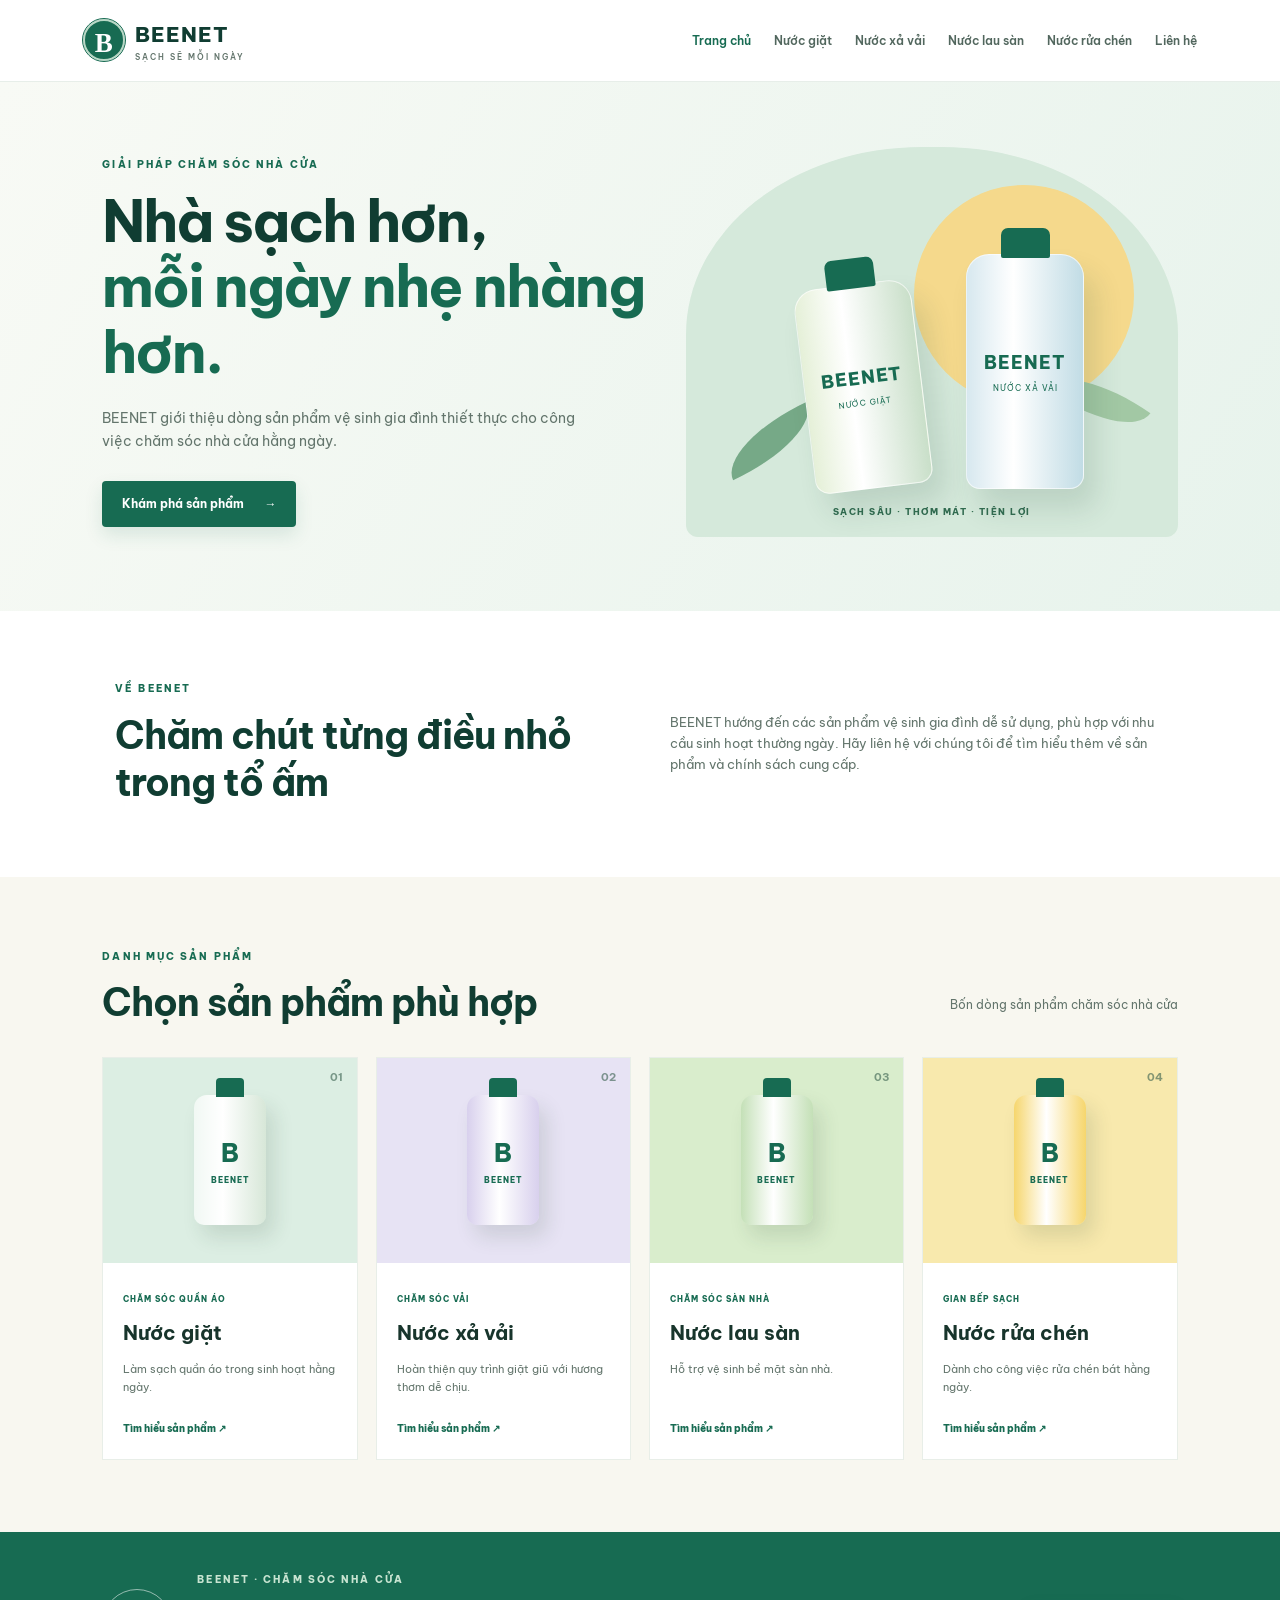
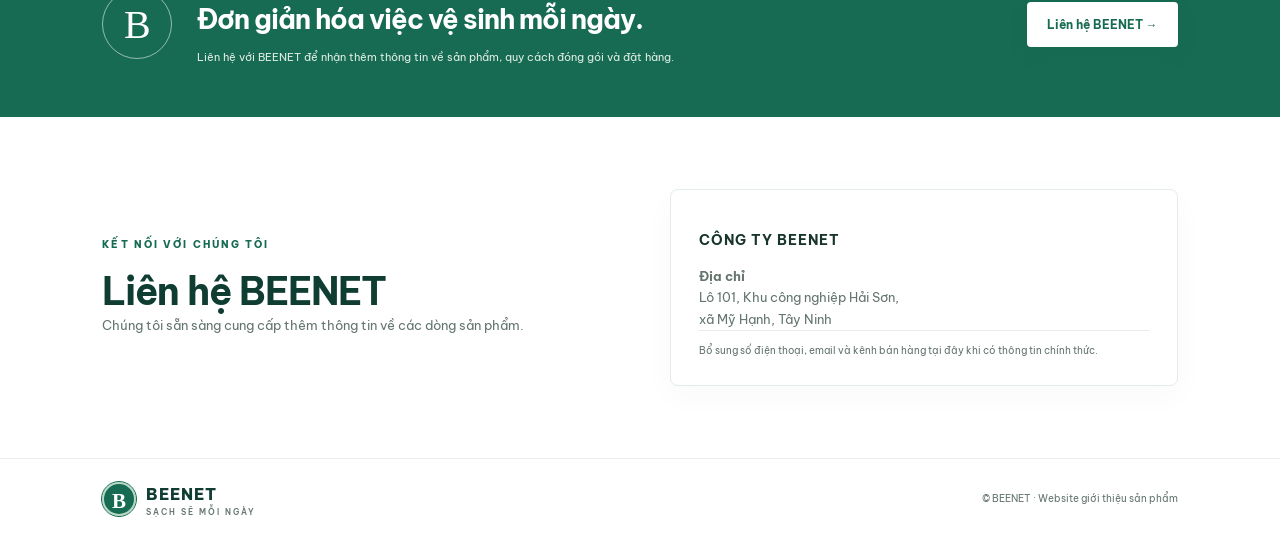
<file: index.html>
<!doctype html>
<html lang="vi">
<head>
<meta charset="utf-8"><meta name="viewport" content="width=device-width, initial-scale=1">
<title>BEENET | Giải pháp vệ sinh gia đình</title>
<link rel="stylesheet" href="style.css">
</head>
<body>
<header class="site-header">
  <a class="brand" href="index.html"><span class="logo">B</span><span>BEENET<small>SẠCH SẼ MỖI NGÀY</small></span></a>
  <button class="menu-toggle" aria-label="Mở menu" onclick="document.querySelector('.nav').classList.toggle('open')">☰</button>
  <nav class="nav"><a class="active" href="index.html">Trang chủ</a><a href="nuoc-giat.html">Nước giặt</a><a href="nuoc-xa-vai.html">Nước xả vải</a><a href="nuoc-lau-san.html">Nước lau sàn</a><a href="nuoc-rua-chen.html">Nước rửa chén</a><a href="#lien-he">Liên hệ</a></nav>
</header>
<main>
<section class="hero">
  <div class="hero-copy"><p class="eyebrow">GIẢI PHÁP CHĂM SÓC NHÀ CỬA</p><h1>Nhà sạch hơn,<br><em>mỗi ngày nhẹ nhàng hơn.</em></h1><p>BEENET giới thiệu dòng sản phẩm vệ sinh gia đình thiết thực cho công việc chăm sóc nhà cửa hằng ngày.</p><a class="button" href="#san-pham">Khám phá sản phẩm <span>→</span></a></div>
  <div class="hero-art"><div class="sun"></div><div class="bottle bottle-one"><span>BEENET</span><small>NƯỚC GIẶT</small></div><div class="bottle bottle-two"><span>BEENET</span><small>NƯỚC XẢ VẢI</small></div><div class="leaf leaf-one"></div><div class="leaf leaf-two"></div><div class="art-caption">SẠCH SÂU · THƠM MÁT · TIỆN LỢI</div></div>
</section>
<section class="intro"><div><p class="eyebrow">VỀ BEENET</p><h2>Chăm chút từng điều nhỏ trong tổ ấm</h2></div><p>BEENET hướng đến các sản phẩm vệ sinh gia đình dễ sử dụng, phù hợp với nhu cầu sinh hoạt thường ngày. Hãy liên hệ với chúng tôi để tìm hiểu thêm về sản phẩm và chính sách cung cấp.</p></section>
<section class="products section" id="san-pham"><div class="section-heading"><div><p class="eyebrow">DANH MỤC SẢN PHẨM</p><h2>Chọn sản phẩm phù hợp</h2></div><p>Bốn dòng sản phẩm chăm sóc nhà cửa</p></div>
<div class="product-grid">
<a class="product-card" href="nuoc-giat.html"><div class="product-visual laundry"><span class="product-bottle">B<span>BEENET</span></span><b>01</b></div><div class="product-info"><span class="tag">CHĂM SÓC QUẦN ÁO</span><h3>Nước giặt</h3><p>Làm sạch quần áo trong sinh hoạt hằng ngày.</p><span class="learn">Tìm hiểu sản phẩm ↗</span></div></a>
<a class="product-card" href="nuoc-xa-vai.html"><div class="product-visual softener"><span class="product-bottle">B<span>BEENET</span></span><b>02</b></div><div class="product-info"><span class="tag">CHĂM SÓC VẢI</span><h3>Nước xả vải</h3><p>Hoàn thiện quy trình giặt giũ với hương thơm dễ chịu.</p><span class="learn">Tìm hiểu sản phẩm ↗</span></div></a>
<a class="product-card" href="nuoc-lau-san.html"><div class="product-visual floor"><span class="product-bottle">B<span>BEENET</span></span><b>03</b></div><div class="product-info"><span class="tag">CHĂM SÓC SÀN NHÀ</span><h3>Nước lau sàn</h3><p>Hỗ trợ vệ sinh bề mặt sàn nhà.</p><span class="learn">Tìm hiểu sản phẩm ↗</span></div></a>
<a class="product-card" href="nuoc-rua-chen.html"><div class="product-visual dish"><span class="product-bottle">B<span>BEENET</span></span><b>04</b></div><div class="product-info"><span class="tag">GIAN BẾP SẠCH</span><h3>Nước rửa chén</h3><p>Dành cho công việc rửa chén bát hằng ngày.</p><span class="learn">Tìm hiểu sản phẩm ↗</span></div></a>
</div></section>
<section class="promise"><div class="promise-mark">B</div><div><p class="eyebrow">BEENET · CHĂM SÓC NHÀ CỬA</p><h2>Đơn giản hóa việc vệ sinh mỗi ngày.</h2><p>Liên hệ với BEENET để nhận thêm thông tin về sản phẩm, quy cách đóng gói và đặt hàng.</p></div><a class="button button-light" href="#lien-he">Liên hệ BEENET →</a></section>
<section class="contact section" id="lien-he"><div><p class="eyebrow">KẾT NỐI VỚI CHÚNG TÔI</p><h2>Liên hệ BEENET</h2><p>Chúng tôi sẵn sàng cung cấp thêm thông tin về các dòng sản phẩm.</p></div><div class="contact-card"><h3>CÔNG TY BEENET</h3><p><strong>Địa chỉ</strong><br>Lô 101, Khu công nghiệp Hải Sơn,<br>xã Mỹ Hạnh, Tây Ninh</p><p class="small-note">Bổ sung số điện thoại, email và kênh bán hàng tại đây khi có thông tin chính thức.</p></div></section>
</main>
<footer><a class="brand brand-footer" href="index.html"><span class="logo">B</span><span>BEENET<small>SẠCH SẼ MỖI NGÀY</small></span></a><span>© BEENET · Website giới thiệu sản phẩm</span></footer>
<script src="script.js"></script>
</body></html>
</file>
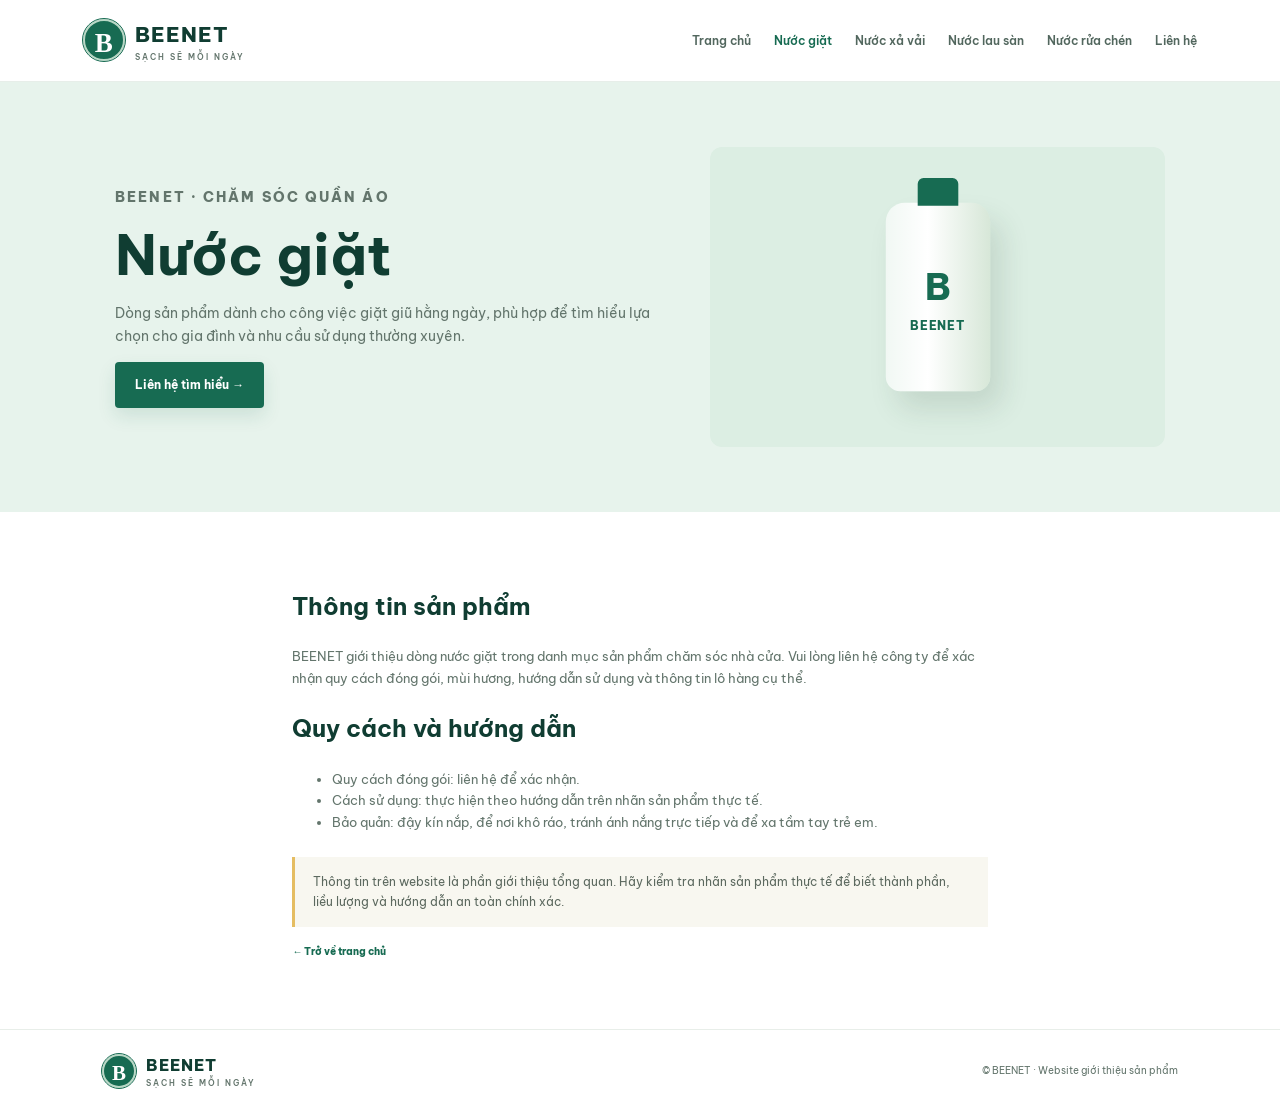
<file: nuoc-giat.html>
<!doctype html><html lang="vi"><head><meta charset="utf-8"><meta name="viewport" content="width=device-width, initial-scale=1"><title>Nước giặt | BEENET</title><link rel="stylesheet" href="style.css"></head><body>
<header class="site-header"><a class="brand" href="index.html"><span class="logo">B</span><span>BEENET<small>SẠCH SẼ MỖI NGÀY</small></span></a><button class="menu-toggle" onclick="document.querySelector('.nav').classList.toggle('open')">☰</button><nav class="nav"><a href="index.html">Trang chủ</a><a class="active" href="nuoc-giat.html">Nước giặt</a><a href="nuoc-xa-vai.html">Nước xả vải</a><a href="nuoc-lau-san.html">Nước lau sàn</a><a href="nuoc-rua-chen.html">Nước rửa chén</a><a href="index.html#lien-he">Liên hệ</a></nav></header>
<section class="product-page-hero"><div><p class="eyebrow">BEENET · CHĂM SÓC QUẦN ÁO</p><h1>Nước giặt</h1><p>Dòng sản phẩm dành cho công việc giặt giũ hằng ngày, phù hợp để tìm hiểu lựa chọn cho gia đình và nhu cầu sử dụng thường xuyên.</p><a class="button" href="index.html#lien-he">Liên hệ tìm hiểu →</a></div><div class="detail-art laundry"><span class="product-bottle">B<span>BEENET</span></span></div></section>
<section class="detail-content"><h2>Thông tin sản phẩm</h2><p>BEENET giới thiệu dòng nước giặt trong danh mục sản phẩm chăm sóc nhà cửa. Vui lòng liên hệ công ty để xác nhận quy cách đóng gói, mùi hương, hướng dẫn sử dụng và thông tin lô hàng cụ thể.</p><h2>Quy cách và hướng dẫn</h2><ul><li>Quy cách đóng gói: liên hệ để xác nhận.</li><li>Cách sử dụng: thực hiện theo hướng dẫn trên nhãn sản phẩm thực tế.</li><li>Bảo quản: đậy kín nắp, để nơi khô ráo, tránh ánh nắng trực tiếp và để xa tầm tay trẻ em.</li></ul><div class="notice">Thông tin trên website là phần giới thiệu tổng quan. Hãy kiểm tra nhãn sản phẩm thực tế để biết thành phần, liều lượng và hướng dẫn an toàn chính xác.</div><p><a class="learn" href="index.html">← Trở về trang chủ</a></p></section><footer><a class="brand brand-footer" href="index.html"><span class="logo">B</span><span>BEENET<small>SẠCH SẼ MỖI NGÀY</small></span></a><span>© BEENET · Website giới thiệu sản phẩm</span></footer><script src="script.js"></script></body></html>
</file>
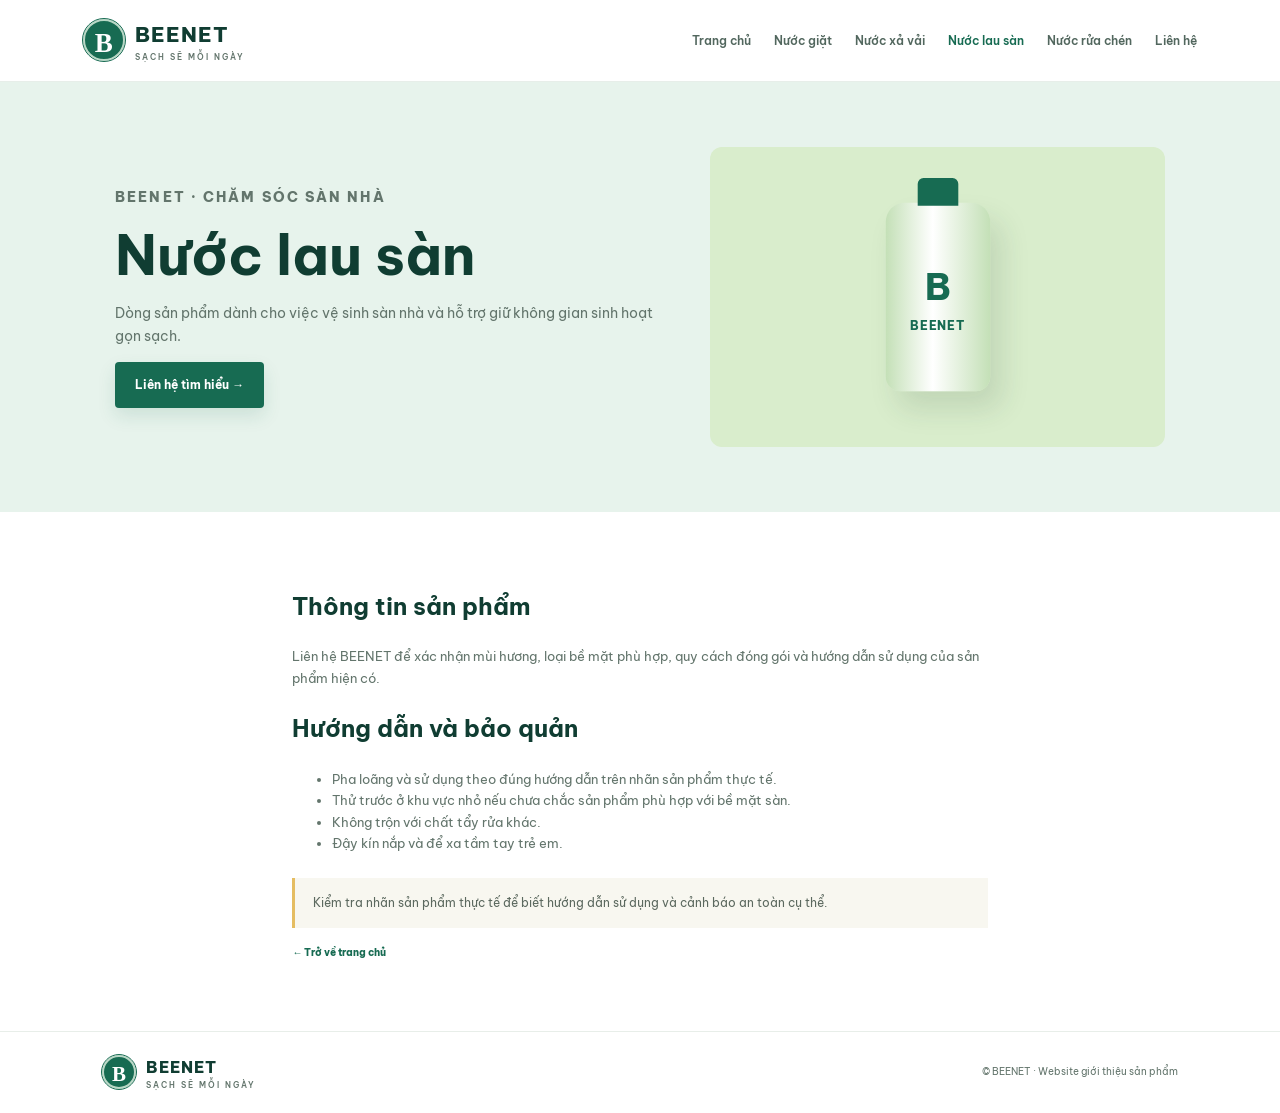
<file: nuoc-lau-san.html>
<!doctype html><html lang="vi"><head><meta charset="utf-8"><meta name="viewport" content="width=device-width, initial-scale=1"><title>Nước lau sàn | BEENET</title><link rel="stylesheet" href="style.css"></head><body><header class="site-header"><a class="brand" href="index.html"><span class="logo">B</span><span>BEENET<small>SẠCH SẼ MỖI NGÀY</small></span></a><button class="menu-toggle" onclick="document.querySelector('.nav').classList.toggle('open')">☰</button><nav class="nav"><a href="index.html">Trang chủ</a><a href="nuoc-giat.html">Nước giặt</a><a href="nuoc-xa-vai.html">Nước xả vải</a><a class="active" href="nuoc-lau-san.html">Nước lau sàn</a><a href="nuoc-rua-chen.html">Nước rửa chén</a><a href="index.html#lien-he">Liên hệ</a></nav></header><section class="product-page-hero"><div><p class="eyebrow">BEENET · CHĂM SÓC SÀN NHÀ</p><h1>Nước lau sàn</h1><p>Dòng sản phẩm dành cho việc vệ sinh sàn nhà và hỗ trợ giữ không gian sinh hoạt gọn sạch.</p><a class="button" href="index.html#lien-he">Liên hệ tìm hiểu →</a></div><div class="detail-art floor"><span class="product-bottle">B<span>BEENET</span></span></div></section><section class="detail-content"><h2>Thông tin sản phẩm</h2><p>Liên hệ BEENET để xác nhận mùi hương, loại bề mặt phù hợp, quy cách đóng gói và hướng dẫn sử dụng của sản phẩm hiện có.</p><h2>Hướng dẫn và bảo quản</h2><ul><li>Pha loãng và sử dụng theo đúng hướng dẫn trên nhãn sản phẩm thực tế.</li><li>Thử trước ở khu vực nhỏ nếu chưa chắc sản phẩm phù hợp với bề mặt sàn.</li><li>Không trộn với chất tẩy rửa khác.</li><li>Đậy kín nắp và để xa tầm tay trẻ em.</li></ul><div class="notice">Kiểm tra nhãn sản phẩm thực tế để biết hướng dẫn sử dụng và cảnh báo an toàn cụ thể.</div><p><a class="learn" href="index.html">← Trở về trang chủ</a></p></section><footer><a class="brand brand-footer" href="index.html"><span class="logo">B</span><span>BEENET<small>SẠCH SẼ MỖI NGÀY</small></span></a><span>© BEENET · Website giới thiệu sản phẩm</span></footer><script src="script.js"></script></body></html>
</file>
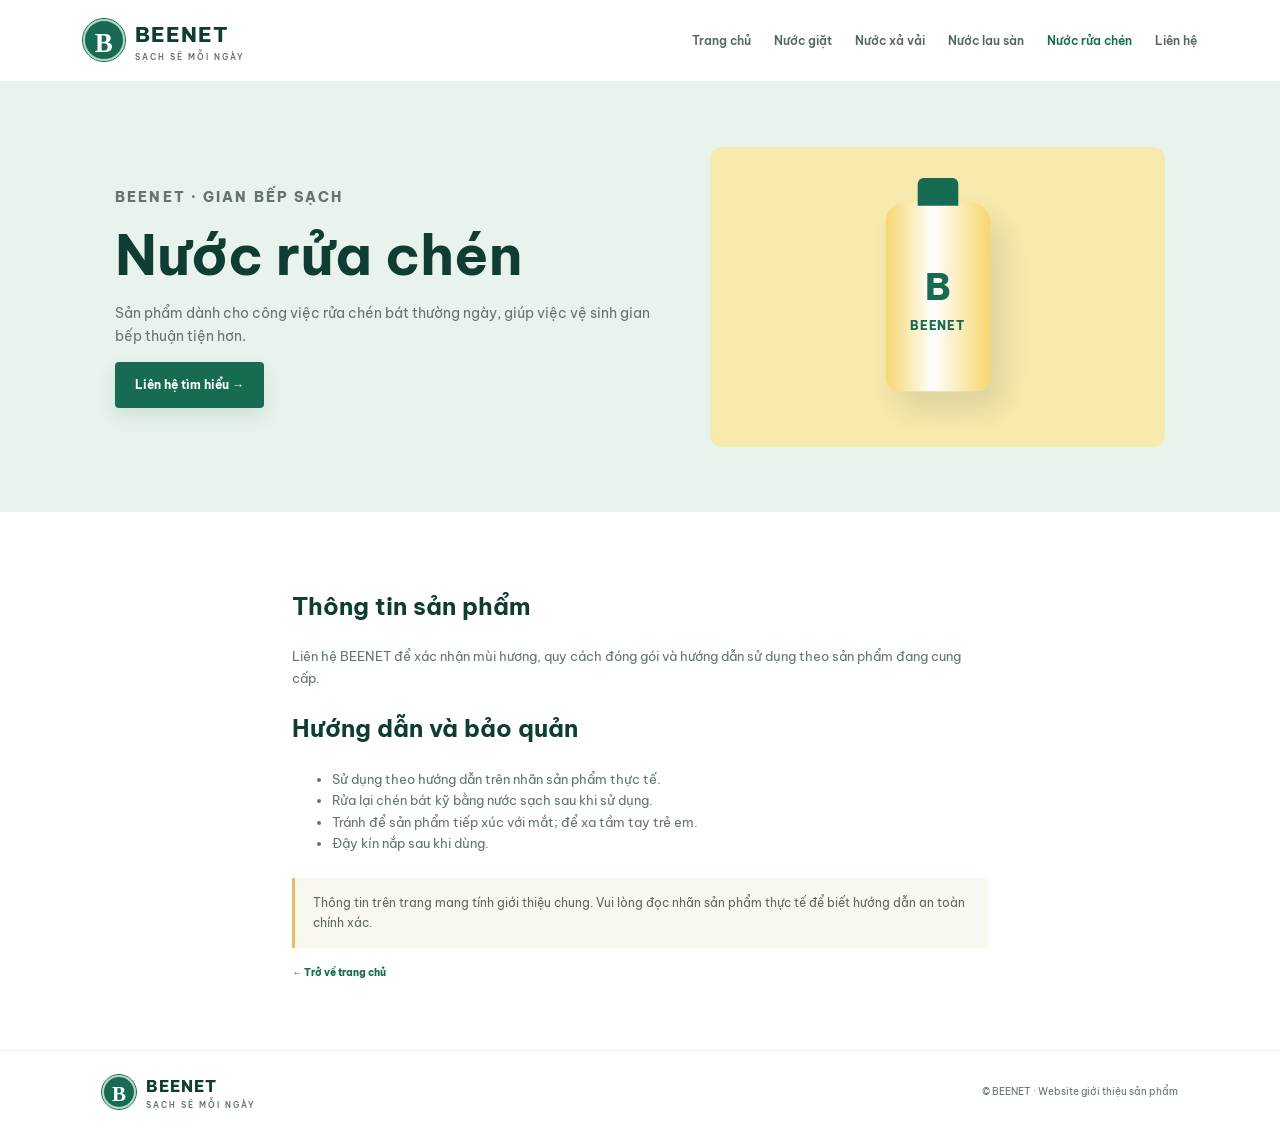
<file: nuoc-rua-chen.html>
<!doctype html><html lang="vi"><head><meta charset="utf-8"><meta name="viewport" content="width=device-width, initial-scale=1"><title>Nước rửa chén | BEENET</title><link rel="stylesheet" href="style.css"></head><body><header class="site-header"><a class="brand" href="index.html"><span class="logo">B</span><span>BEENET<small>SẠCH SẼ MỖI NGÀY</small></span></a><button class="menu-toggle" onclick="document.querySelector('.nav').classList.toggle('open')">☰</button><nav class="nav"><a href="index.html">Trang chủ</a><a href="nuoc-giat.html">Nước giặt</a><a href="nuoc-xa-vai.html">Nước xả vải</a><a href="nuoc-lau-san.html">Nước lau sàn</a><a class="active" href="nuoc-rua-chen.html">Nước rửa chén</a><a href="index.html#lien-he">Liên hệ</a></nav></header><section class="product-page-hero"><div><p class="eyebrow">BEENET · GIAN BẾP SẠCH</p><h1>Nước rửa chén</h1><p>Sản phẩm dành cho công việc rửa chén bát thường ngày, giúp việc vệ sinh gian bếp thuận tiện hơn.</p><a class="button" href="index.html#lien-he">Liên hệ tìm hiểu →</a></div><div class="detail-art dish"><span class="product-bottle">B<span>BEENET</span></span></div></section><section class="detail-content"><h2>Thông tin sản phẩm</h2><p>Liên hệ BEENET để xác nhận mùi hương, quy cách đóng gói và hướng dẫn sử dụng theo sản phẩm đang cung cấp.</p><h2>Hướng dẫn và bảo quản</h2><ul><li>Sử dụng theo hướng dẫn trên nhãn sản phẩm thực tế.</li><li>Rửa lại chén bát kỹ bằng nước sạch sau khi sử dụng.</li><li>Tránh để sản phẩm tiếp xúc với mắt; để xa tầm tay trẻ em.</li><li>Đậy kín nắp sau khi dùng.</li></ul><div class="notice">Thông tin trên trang mang tính giới thiệu chung. Vui lòng đọc nhãn sản phẩm thực tế để biết hướng dẫn an toàn chính xác.</div><p><a class="learn" href="index.html">← Trở về trang chủ</a></p></section><footer><a class="brand brand-footer" href="index.html"><span class="logo">B</span><span>BEENET<small>SẠCH SẼ MỖI NGÀY</small></span></a><span>© BEENET · Website giới thiệu sản phẩm</span></footer><script src="script.js"></script></body></html>
</file>
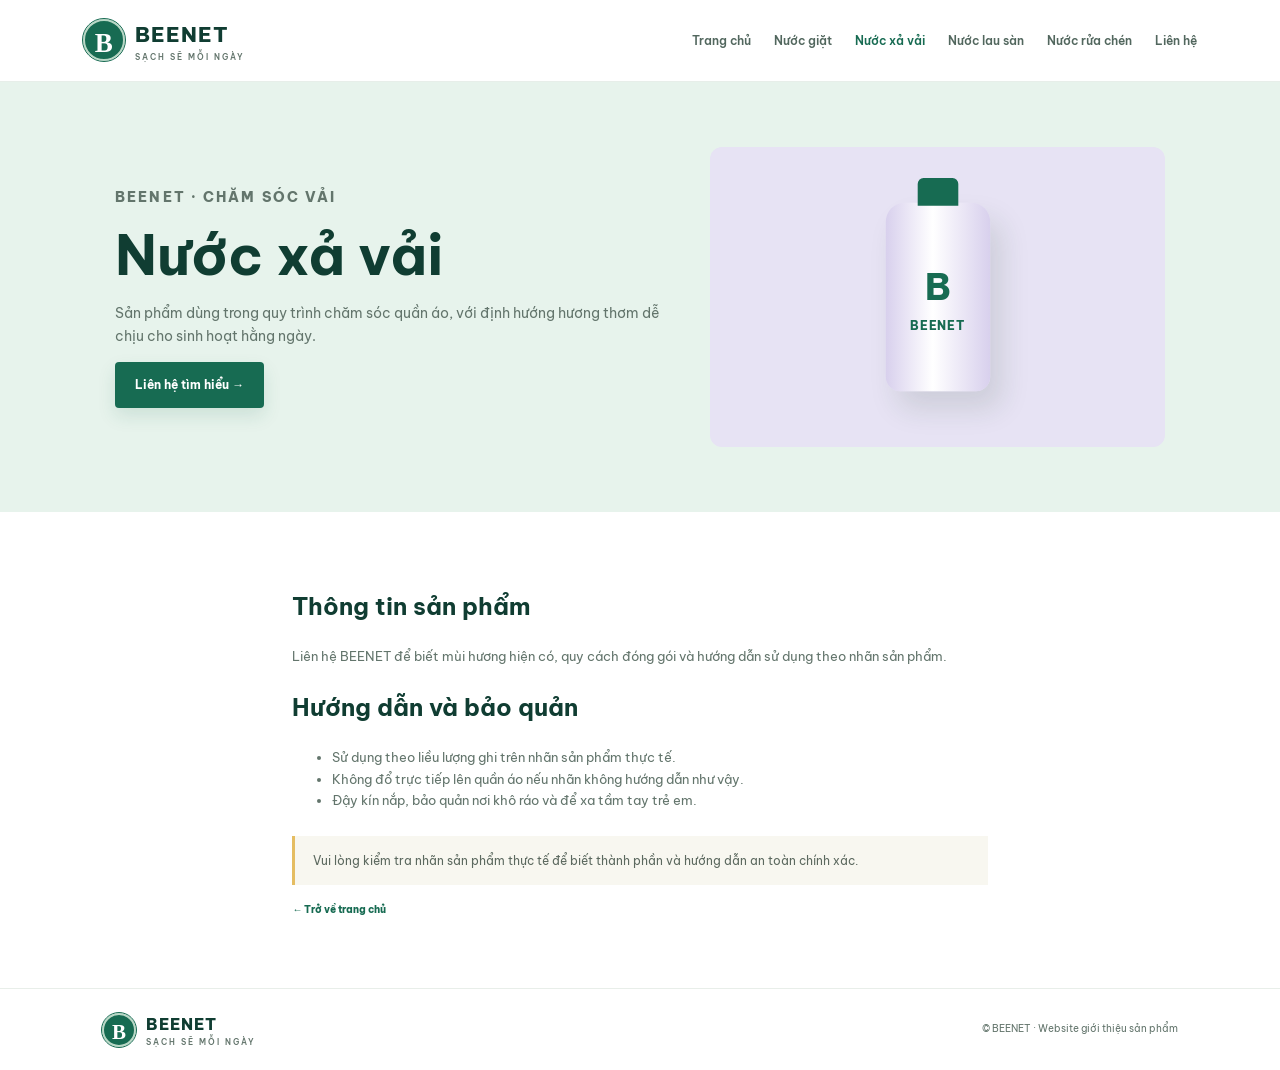
<file: nuoc-xa-vai.html>
<!doctype html><html lang="vi"><head><meta charset="utf-8"><meta name="viewport" content="width=device-width, initial-scale=1"><title>Nước xả vải | BEENET</title><link rel="stylesheet" href="style.css"></head><body><header class="site-header"><a class="brand" href="index.html"><span class="logo">B</span><span>BEENET<small>SẠCH SẼ MỖI NGÀY</small></span></a><button class="menu-toggle" onclick="document.querySelector('.nav').classList.toggle('open')">☰</button><nav class="nav"><a href="index.html">Trang chủ</a><a href="nuoc-giat.html">Nước giặt</a><a class="active" href="nuoc-xa-vai.html">Nước xả vải</a><a href="nuoc-lau-san.html">Nước lau sàn</a><a href="nuoc-rua-chen.html">Nước rửa chén</a><a href="index.html#lien-he">Liên hệ</a></nav></header><section class="product-page-hero"><div><p class="eyebrow">BEENET · CHĂM SÓC VẢI</p><h1>Nước xả vải</h1><p>Sản phẩm dùng trong quy trình chăm sóc quần áo, với định hướng hương thơm dễ chịu cho sinh hoạt hằng ngày.</p><a class="button" href="index.html#lien-he">Liên hệ tìm hiểu →</a></div><div class="detail-art softener"><span class="product-bottle">B<span>BEENET</span></span></div></section><section class="detail-content"><h2>Thông tin sản phẩm</h2><p>Liên hệ BEENET để biết mùi hương hiện có, quy cách đóng gói và hướng dẫn sử dụng theo nhãn sản phẩm.</p><h2>Hướng dẫn và bảo quản</h2><ul><li>Sử dụng theo liều lượng ghi trên nhãn sản phẩm thực tế.</li><li>Không đổ trực tiếp lên quần áo nếu nhãn không hướng dẫn như vậy.</li><li>Đậy kín nắp, bảo quản nơi khô ráo và để xa tầm tay trẻ em.</li></ul><div class="notice">Vui lòng kiểm tra nhãn sản phẩm thực tế để biết thành phần và hướng dẫn an toàn chính xác.</div><p><a class="learn" href="index.html">← Trở về trang chủ</a></p></section><footer><a class="brand brand-footer" href="index.html"><span class="logo">B</span><span>BEENET<small>SẠCH SẼ MỖI NGÀY</small></span></a><span>© BEENET · Website giới thiệu sản phẩm</span></footer><script src="script.js"></script></body></html>
</file>
<file: style.css>
@import url('https://fonts.googleapis.com/css2?family=Be+Vietnam+Pro:wght@400;500;600;700;800&display=swap');
:root{--green:#176b52;--deep:#103d32;--mint:#e7f3ec;--cream:#f8f7f0;--ink:#18352c;--muted:#63756c;--gold:#e5bd62}
*{box-sizing:border-box}html{scroll-behavior:smooth}body{margin:0;background:#fff;color:var(--ink);font-family:'Be Vietnam Pro',Arial,sans-serif;line-height:1.65}a{color:inherit;text-decoration:none}.site-header{height:auto;min-height:82px;padding:16px 6.5%;display:flex;align-items:center;justify-content:space-between;gap:24px;border-bottom:1px solid #e7eee9;background:#fff;position:sticky;top:0;z-index:10}.brand{display:flex;align-items:center;gap:10px;font-size:21px;font-weight:800;letter-spacing:1px;color:var(--deep)}.brand small{display:block;font-size:8px;letter-spacing:2px;font-weight:600;color:var(--muted);line-height:1.4}.logo{width:42px;height:42px;border-radius:50%;display:grid;place-items:center;background:var(--green);color:white;font-family:Georgia,serif;font-size:27px;border:2px solid #b9d8c6;outline:1px solid var(--green)}.nav{display:flex;gap:23px;align-items:center;font-size:12px;font-weight:600}.nav a{color:#52675e}.nav a:hover,.nav a.active{color:var(--green)}.menu-toggle{display:none;border:0;background:var(--mint);border-radius:8px;padding:8px 12px;font-size:20px}.hero{padding:65px 8% 74px;display:grid;grid-template-columns:1.05fr .95fr;gap:40px;align-items:center;background:linear-gradient(120deg,#f8faf5,#e7f3ec)}.eyebrow{font-size:10px;letter-spacing:2.1px;font-weight:800;color:var(--green);margin:0 0 14px}.hero h1{font-size:clamp(36px,4.5vw,62px);line-height:1.14;letter-spacing:-2px;margin:0 0 22px;color:var(--deep)}h1 em{font-style:normal;color:var(--green)}.hero-copy>p:not(.eyebrow){max-width:500px;color:var(--muted);font-size:14px;margin-bottom:28px}.button{display:inline-flex;gap:20px;align-items:center;background:var(--green);color:white;padding:13px 20px;border-radius:4px;font-size:12px;font-weight:700;box-shadow:0 8px 18px #176b5220}.button:hover{background:var(--deep)}.hero-art{height:390px;position:relative;overflow:hidden;border-radius:48% 48% 12px 12px;background:#d5e9db;display:flex;justify-content:center;align-items:center}.sun{position:absolute;width:220px;height:220px;border-radius:50%;background:#f5d98c;top:38px;right:44px}.bottle{position:absolute;bottom:48px;width:118px;height:225px;border-radius:23px 23px 14px 14px;background:linear-gradient(90deg,#e5f0d8,#fff 40%,#c9dfc9);box-shadow:12px 20px 28px #264f3924;z-index:2;display:flex;flex-direction:column;align-items:center;justify-content:center;color:var(--green);border:1px solid #ffffffaa}.bottle:before{content:"";position:absolute;width:49px;height:30px;top:-27px;background:var(--green);border-radius:7px 7px 2px 2px}.bottle span{font-size:18px;font-weight:800;letter-spacing:1px}.bottle small{font-size:8px;letter-spacing:1px;margin-top:5px}.bottle-one{left:24%;transform:rotate(-7deg);height:205px}.bottle-two{right:19%;height:235px;background:linear-gradient(90deg,#d7e8ef,#fff 40%,#c1dce5)}.leaf{position:absolute;width:100px;height:40px;border-radius:100% 0 100% 0;background:#76a987;z-index:1}.leaf-one{left:7%;bottom:76px;transform:rotate(-25deg)}.leaf-two{right:6%;bottom:116px;transform:rotate(35deg);background:#a2c8a4}.art-caption{position:absolute;bottom:17px;font-size:9px;letter-spacing:1.5px;font-weight:800;color:#326c51}.intro,.contact{padding:70px 9%;display:grid;grid-template-columns:1fr 1fr;gap:60px;align-items:center}.intro h2,.section h2,.contact h2,.promise h2{font-size:clamp(27px,3vw,38px);line-height:1.25;letter-spacing:-1px;margin:0;color:var(--deep)}.intro>p,.contact>div>p:not(.eyebrow){font-size:13px;color:var(--muted);margin:0}.section{padding:72px 8%}.products{background:var(--cream)}.section-heading{display:flex;align-items:end;justify-content:space-between;gap:20px;margin-bottom:30px}.section-heading>p{font-size:12px;color:var(--muted)}.product-grid{display:grid;grid-template-columns:repeat(4,1fr);gap:18px}.product-card{background:#fff;border:1px solid #e8eee8;transition:transform .2s,box-shadow .2s}.product-card:hover{transform:translateY(-5px);box-shadow:0 15px 30px #163f2b12}.product-visual{height:205px;position:relative;display:grid;place-items:center;overflow:hidden}.product-visual b{position:absolute;right:14px;top:10px;font-size:11px;color:#365e4c;opacity:.6}.laundry{background:#dceee3}.softener{background:#e7e3f4}.floor{background:#d9edcc}.dish{background:#f8e9ad}.product-bottle{height:130px;width:72px;border-radius:13px 13px 10px 10px;background:linear-gradient(90deg,#fff9,#fff 40%,#d7e7d8);box-shadow:8px 12px 20px #28442b22;display:flex;align-items:center;justify-content:center;flex-direction:column;position:relative;color:var(--green);font-size:25px;font-weight:800}.product-bottle:before{content:"";position:absolute;top:-17px;width:28px;height:19px;border-radius:4px 4px 0 0;background:var(--green)}.product-bottle span{font-size:8px;letter-spacing:1px}.softener .product-bottle{background:linear-gradient(90deg,#d8d0ed,#fff 45%,#d8d0ed)}.floor .product-bottle{background:linear-gradient(90deg,#c4e0b7,#fff 45%,#c4e0b7)}.dish .product-bottle{background:linear-gradient(90deg,#f6d66d,#fff 45%,#f6d66d)}.product-info{padding:20px}.tag{font-size:8px;letter-spacing:1px;font-weight:800;color:var(--green)}.product-info h3{font-size:20px;margin:7px 0}.product-info p{font-size:11px;color:var(--muted);min-height:42px}.learn{font-size:10px;color:var(--green);font-weight:800}.promise{background:var(--green);color:white;padding:40px 8%;display:flex;align-items:center;gap:25px}.promise-mark{width:70px;height:70px;flex:0 0 70px;border:1px solid #ffffff8a;border-radius:50%;display:grid;place-items:center;font:40px Georgia;color:#fff}.promise .eyebrow{color:#c8e4d1}.promise h2{color:white;font-size:27px}.promise p:not(.eyebrow){font-size:11px;color:#e1eee6;max-width:600px}.promise .button{margin-left:auto;white-space:nowrap}.button-light{background:#fff;color:var(--green)}.contact{background:#fff}.contact-card{border:1px solid #e3ece5;padding:25px 28px;border-radius:8px;box-shadow:0 10px 30px #18352c08}.contact-card h3{letter-spacing:1px;font-size:14px}.contact-card p{font-size:12px;color:var(--muted)}.small-note{font-size:10px!important;border-top:1px solid #e7eee9;padding-top:12px}footer{padding:22px 8%;display:flex;align-items:center;justify-content:space-between;border-top:1px solid #e8eee9}footer>span{font-size:10px;color:var(--muted)}.brand-footer{font-size:16px}.brand-footer .logo{width:34px;height:34px;font-size:21px}
.product-page-hero{padding:65px 9%;background:var(--mint);display:grid;grid-template-columns:1.1fr .9fr;gap:40px;align-items:center}.product-page-hero h1{font-size:clamp(36px,5vw,56px);line-height:1.15;margin:0 0 15px;color:var(--deep)}.product-page-hero p{font-size:14px;color:var(--muted)}.detail-art{height:300px;border-radius:12px;display:grid;place-items:center}.detail-art .product-bottle{transform:scale(1.45)}.detail-content{max-width:900px;margin:auto;padding:55px 8%}.detail-content h2{color:var(--deep)}.detail-content p,.detail-content li{font-size:13px;color:var(--muted)}.notice{padding:15px 18px;background:#f8f7f0;border-left:3px solid var(--gold);font-size:12px;color:#5c695f;margin-top:24px}
@media(max-width:900px){.site-header{padding:14px 5%}.menu-toggle{display:block}.nav{display:none;position:absolute;top:70px;left:0;right:0;background:white;padding:18px 6%;box-shadow:0 12px 18px #163f2b12;flex-direction:column;align-items:flex-start;gap:15px}.nav.open{display:flex}.hero{padding:45px 6%;grid-template-columns:1fr;gap:25px}.hero-art{height:320px}.intro,.contact{padding:50px 7%;grid-template-columns:1fr;gap:20px}.section{padding:50px 6%}.product-grid{grid-template-columns:repeat(2,1fr)}.promise{padding:30px 6%;flex-wrap:wrap}.promise .button{margin-left:95px}.product-page-hero{padding:45px 7%;grid-template-columns:1fr}.detail-art{height:240px}}
@media(max-width:480px){.brand{font-size:18px}.hero h1{font-size:39px}.hero-art{height:270px}.bottle{transform:scale(.85)}.bottle-one{left:18%}.bottle-two{right:14%}.product-grid{gap:10px}.product-info{padding:13px}.product-visual{height:160px}.product-info h3{font-size:17px}.product-info p{min-height:55px}.section-heading{display:block}.promise-mark{width:54px;height:54px;flex-basis:54px}.promise h2{font-size:23px}.promise .button{margin-left:0}footer{align-items:flex-start;gap:10px;flex-direction:column}}
</file>
